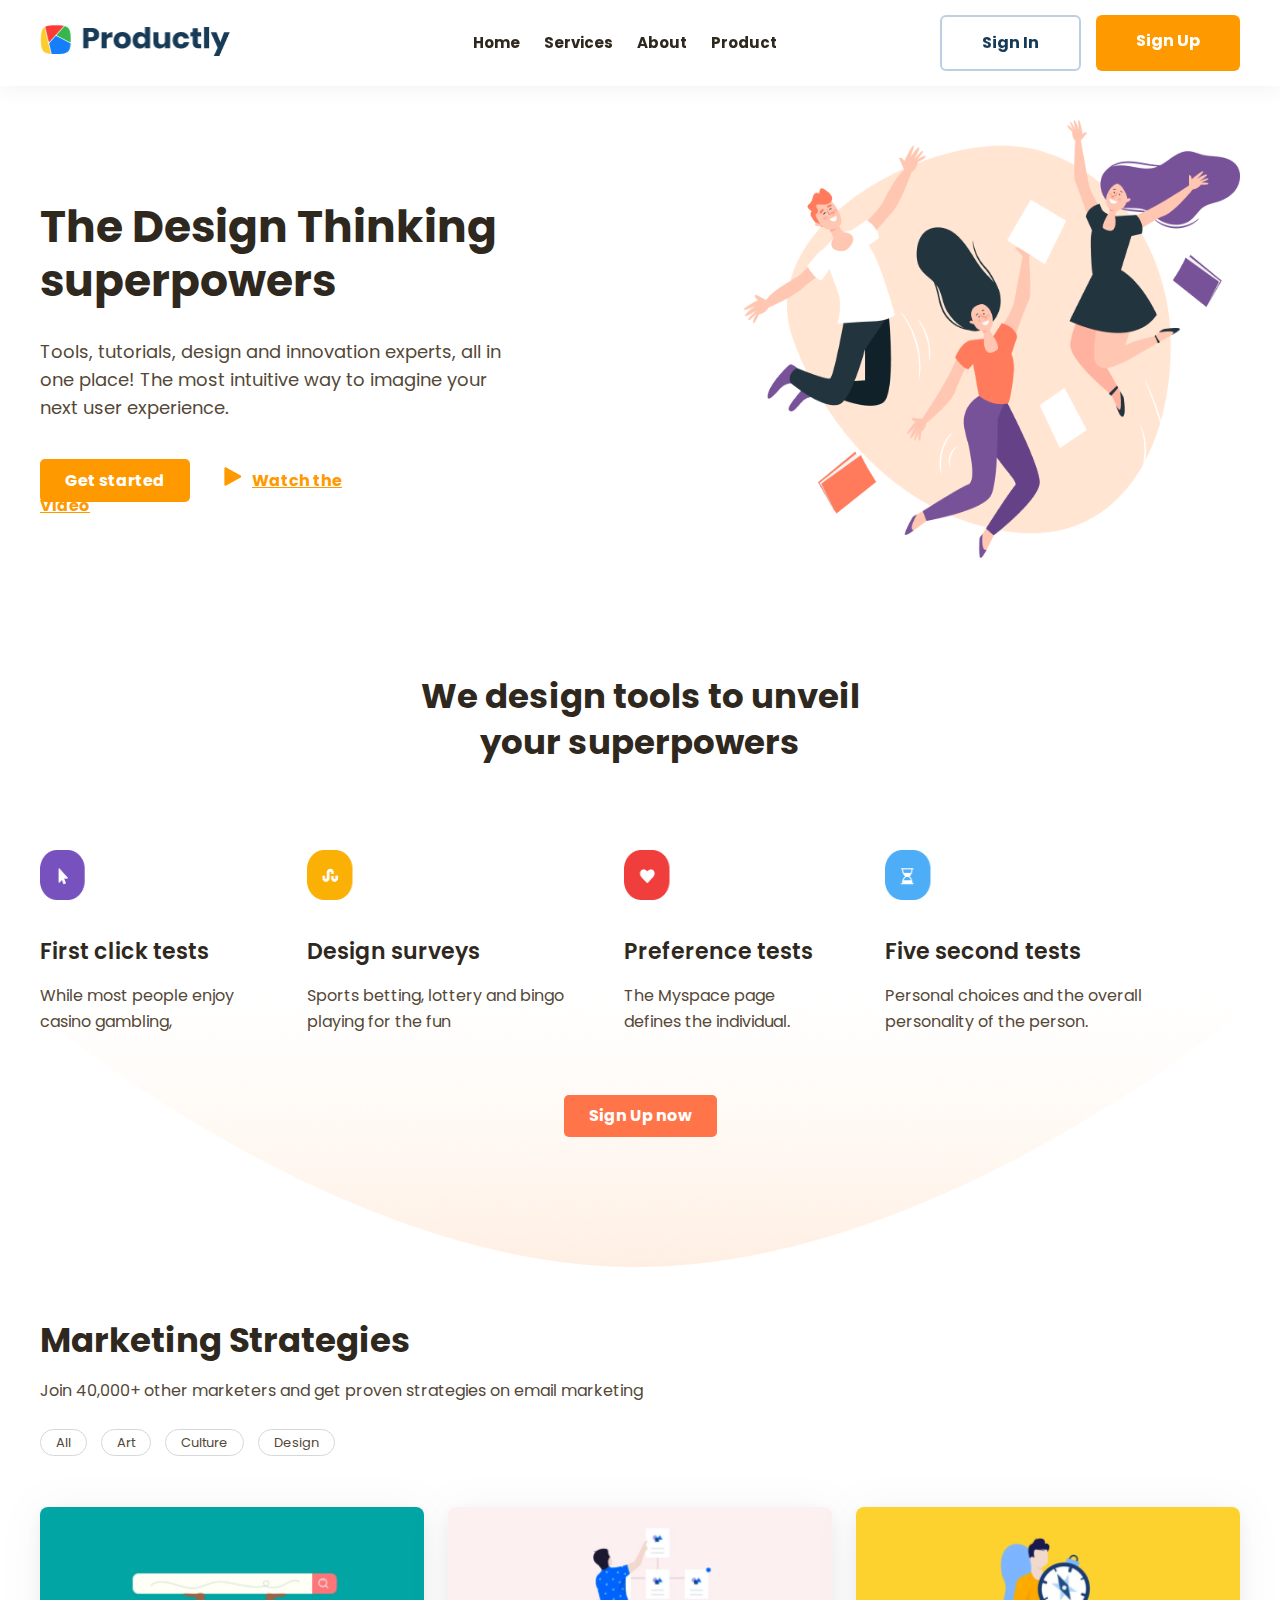
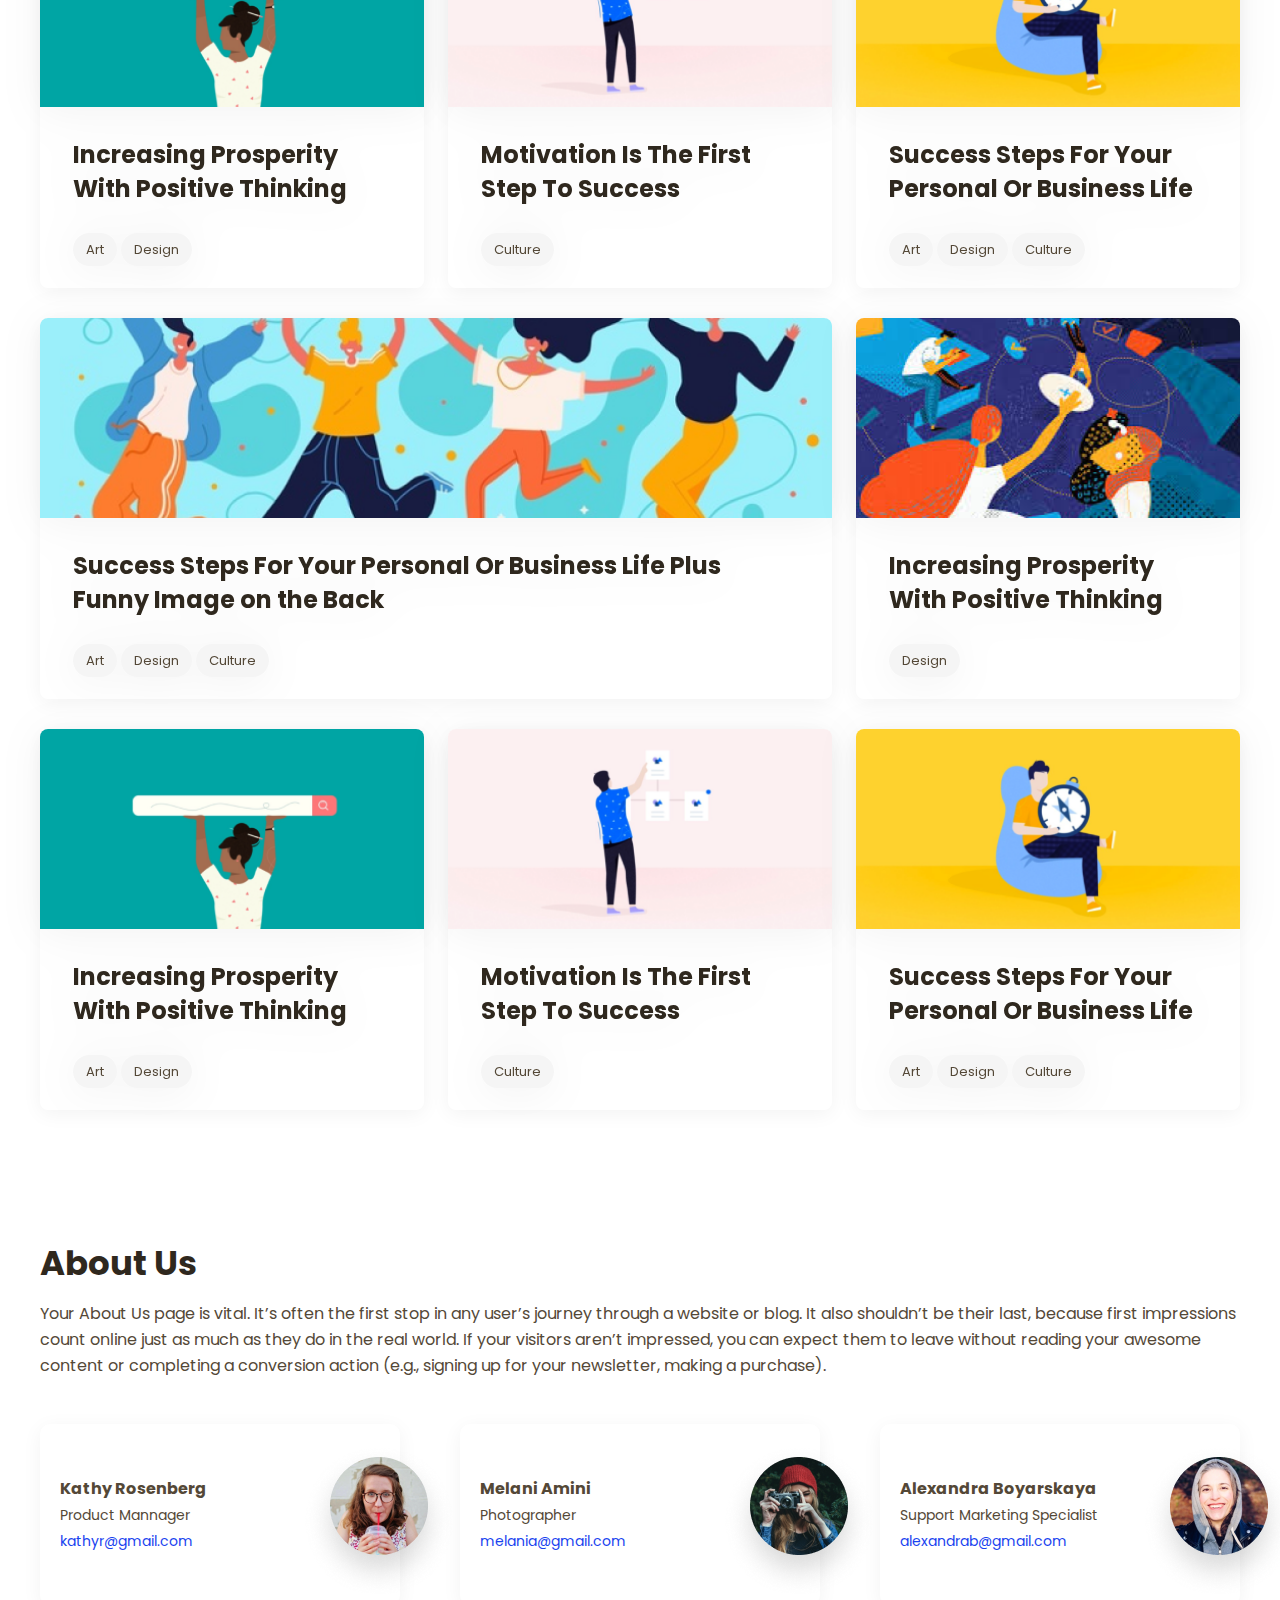
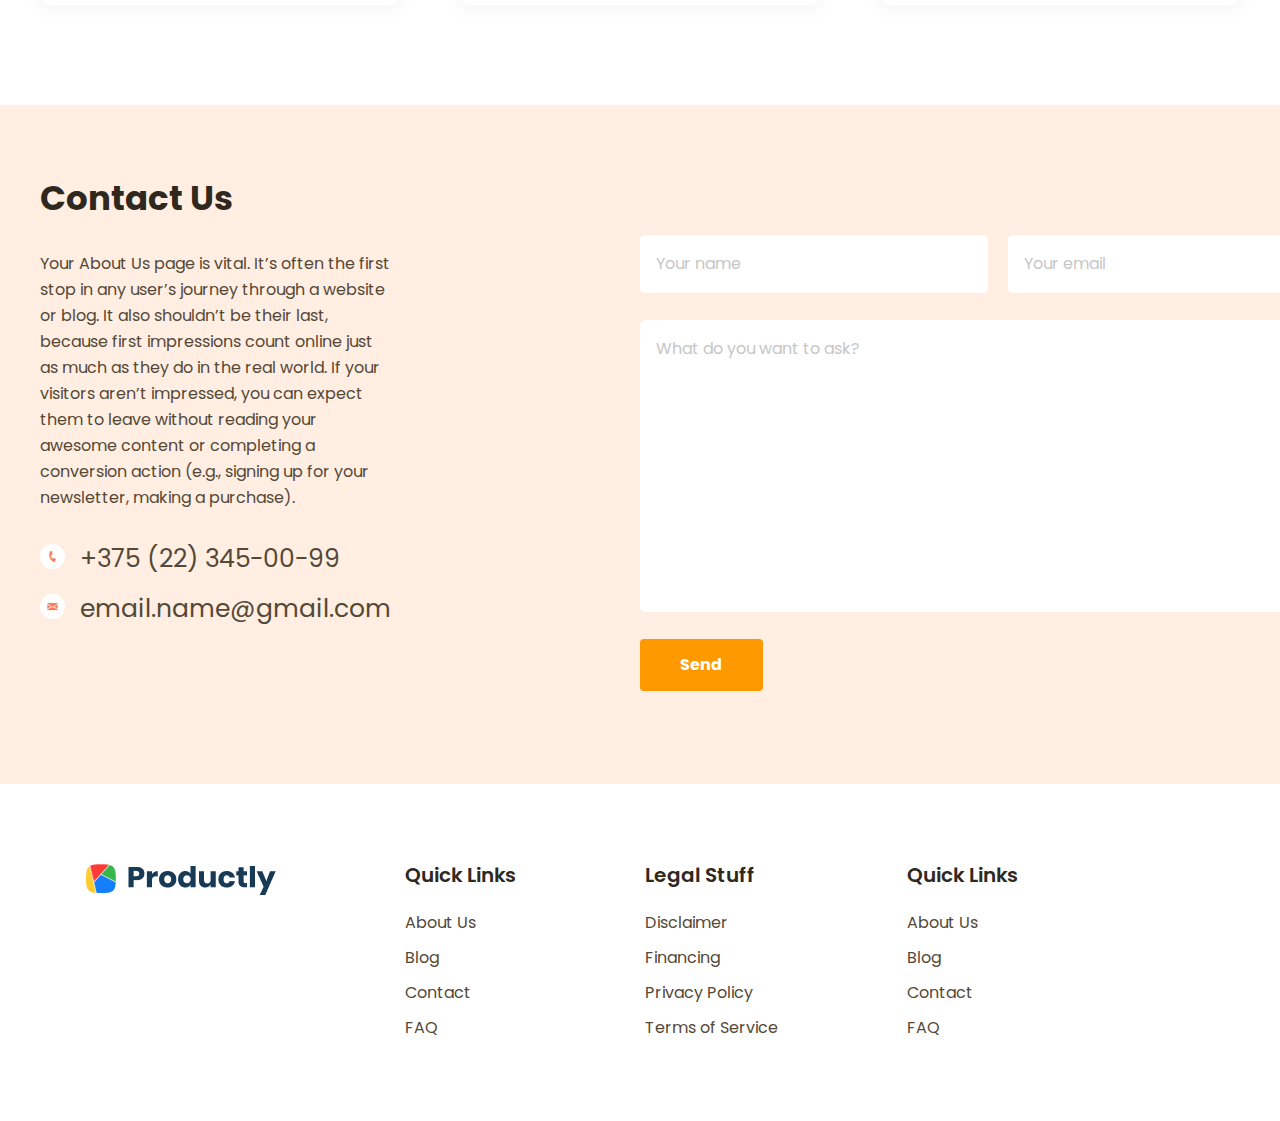
<file: index.html>
<!DOCTYPE html>
<html lang="en">

<head>
  <meta charset="UTF-8">
  <meta name="viewport" content="width=device-width, initial-scale=1.0">
  <title>productly</title>
  <link
    href="https://fonts.googleapis.com/css2?family=Open+Sans:ital,wght@0,400;0,700;1,300&family=Poppins:wght@300;400;700&display=swap"
    rel="stylesheet">
  <link rel="stylesheet" href="./css/normalise.css">
  <link rel="stylesheet" href="./css/style.css">
</head>

<body>
  <header class="header">
    <div class="container">
      <div class="header-inner">

      <a href="#" target="_blank">
        <img class="header-left" src="./img/productly.png" alt="productly.png" width="190" height="32">
      </a>

      <div class="header-mid">
        <a href="#">Home</a>
        <a href="#">Services</a>
        <a href="#">About</a>
        <a href="#">Product</a>
      </div>

      <div class="header-right">
        <a class="header-right1" href="#">Sign In</a>
        <a class="header-right2" href="#">Sign Up</a>
      </div>

     </div>
   </div>
  </header>


  <main class="main">
    <div class="container">

    <section class="section-one">

      <div class="section-one-left">
        <h1>The Design Thinking superpowers</h1>
        <p>Tools, tutorials, design and innovation experts, all in one place! The most intuitive way to imagine your
          next user experience.</p>

          <div class="section-one-left-link">
            <a class="link-1" href="#">Get started</a>

        <a class="link-2" href="#">Watch the Video</a>
      </div>
      </div>

      <div class="section-one-right">
        <img src="./img/jump.png" alt="jump" width="497" height="438">
      </div>
    </section>



      <section class="section-two">
        <h2>We design tools to unveil <br> your superpowers</h2>

        <div class="section-two-inner">

        <div>
          <img src="./img/cours.png" alt="cours"  width="50" height="50">
          <h4>First click tests</h4>
           <p>While most people enjoy
            casino gambling,</p>
          </div>

        <div>
          <img src="./img/deseing.png" alt="desieng"  width="50" height="50">
           <h4>Design surveys</h4>
            <p>Sports betting, lottery and bingo playing for the fun</p>
          </div>

        <div>
          <img src="./img/heart.png" alt="heart"  width="50" height="50">
           <h4>Preference tests</h4>
            <p>The Myspace page defines
              the individual.</p>
          </div>

        <div>
          <img src="./img/clock.png" alt="clock" width="50" height="50">
           <h4>Five second tests</h4>
            <p>Personal choices and the overall personality of the person. </p>
        </div>
        </div>

        <div class="section-two-link">
          <a href="#">Sign Up now</a>
        </div>
      </section>







      <section class="section-tree">

        <div class="section-tree-text">
     <h3>Marketing Strategies</h3>
        <p>Join 40,000+ other marketers and get proven strategies on email marketing</p>

        <div>
        <a href="#">All</a>
        <a href="#">Art</a>
        <a href="#">Culture</a>
        <a href="#">Design</a>
      </div>
        </div>


       <div class="section-tree-inner">

        <div class="picture-item">
          <img class="item-top" src="./img/voman.png" alt="voman">

          <div class="item-bottom">
            <a class="item-title" href="#">Increasing Prosperity With Positive Thinking</a>

            <div class="tag-list">
              <a class="tag-item" href="#">Art</a>
              <a class="tag-item" href="#">Design</a>
            </div>
          </div>
        </div>


        <div class="picture-item">
          <img class="item-top" src="./img/man.png" alt="man">

          <div class="item-bottom">
            <a class="item-title" href="#">Motivation Is The First Step To Success</a>

            <div class="tag-list">
              <a class="tag-item" href="#">Culture</a>
            </div>
          </div>
        </div>


         <div class="picture-item">
          <img class="item-top" src="./img/man-clock.png" alt="man-clock">

          <div class="item-bottom">
            <a class="item-title" href="#">Success Steps For Your Personal Or Business Life</a>

            <div class="tag-list">
              <a class="tag-item" href="#">Art</a>
              <a class="tag-item" href="#">Design</a>
              <a class="tag-item" href="#">Culture</a>
            </div>
          </div>
        </div>


        <div class="picture-item two-of-three">
          <img class="item-top" src="./img/jump-two.png" alt="jump-two">

          <div class="item-bottom">
            <a class="item-title" href="#">Success Steps For Your Personal Or Business Life Plus Funny Image on the Back</a>

            <div class="tag-list">
              <a class="tag-item" href="#">Art</a>
              <a class="tag-item" href="#">Design</a>
              <a class="tag-item" href="#">Culture</a>
            </div>
          </div>
        </div>


        <div class="picture-item">
          <img class="item-top" src="./img/jump-tree.png" alt="jump-tree">

          <div class="item-bottom">
            <a class="item-title" href="#">Increasing Prosperity With Positive Thinking</a>

            <div class="tag-list">              <a class="tag-item" href="#">Design</a>
            </div>
          </div>
        </div>


        <div class="picture-item">
          <img class="item-top" src="./img/voman.png" alt="voman">

          <div class="item-bottom">
            <a class="item-title" href="#">Increasing Prosperity With Positive Thinking</a>

            <div class="tag-list">
              <a class="tag-item" href="#">Art</a>
              <a class="tag-item" href="#">Design</a>
            </div>
          </div>
        </div>


        <div class="picture-item">
          <img class="item-top" src="./img/man.png" alt="man">

          <div class="item-bottom">
            <a class="item-title" href="#">Motivation Is The First Step To Success</a>

            <div class="tag-list">              <a class="tag-item" href="#">Culture</a>
            </div>
          </div>
        </div>


        <div class="picture-item">
          <img class="item-top" src="./img/man-clock.png" alt="man-clock">

          <div class="item-bottom">
            <a class="item-title" href="#">Success Steps For Your Personal Or Business Life</a>

            <div class="tag-list">
              <a class="tag-item" href="#">Art</a>
              <a class="tag-item" href="#">Design</a>
              <a class="tag-item" href="#">Culture</a>
            </div>
          </div>
        </div>

          </div>
        </div>

       </div>
      </section>


      <section class="section-four">
        <div class="container">

        <h2>About Us</h2>
        <p>Your About Us page is vital. It’s often the first stop in any user’s journey through a website or blog. It also shouldn’t be their last, because first impressions count online just as much as they do in the real world. If your visitors aren’t impressed, you can expect them to leave without reading your awesome content or completing a conversion action (e.g., signing up for your newsletter, making a purchase).</p>

        <div class="section-four-inner">
          <div class="inner-box">

            <div class="inner-text">
            <h4>Kathy Rosenberg</h4>
            <p>Product Mannager</p>
            <a href="kathyr@gmail.com">kathyr@gmail.com</a>
          </div>

          <div class="inner-box2">
            <img src="./img/kathi.png" alt="kathi">
          </div>

          </div>


          <div class="inner-box">

            <div class="inner-text">
            <h4>Melani Amini</h4>
            <p>Photographer</p>
            <a href="kathyr@gmail.com">melania@gmail.com</a>
          </div>

          <div class="inner-box2">
            <img src="./img/Melani.png" alt="kathi">
          </div>
          </div>


          <div class="inner-box">

            <div class="inner-text">
            <h4>Alexandra Boyarskaya</h4>
            <p>Support Marketing Specialist</p>
            <a href="kathyr@gmail.com">alexandrab@gmail.com</a>
          </div>

          <div class="inner-box2">
            <img src="./img/Alexsandra.png" alt="kathi">
          </div>
          </div>


        </div>
        </div>
      </section>


    <section class="contact-us ">
      <div class=" contact-inner container">
        <div class="contact-left">
          <h2>Contact Us</h2>
          <p>Your About Us page is vital. It’s often the first stop in any user’s journey through a website or blog. It also shouldn’t be their last, because first impressions count online just as much as they do in the real world. If your visitors aren’t impressed, you can expect them to leave without reading your awesome content or completing a conversion action (e.g., signing up for your newsletter, making a  purchase).</p>

          <div class="contact-left-link">
          <a class="contact-left1" href="tel:3450099">+375 (22) 345-00-99</a>

          <a class="contact-left2" href="email">email.name@gmail.com</a>
        </div>
        </div>


        <div class="contact-right">

          <form action="./success.html">
        <div class="input-group">
            <input class="input1" type="text" placeholder="Your name" id="name">
          <input class="email" type="email" placeholder="Your email">
         </div>

          <textarea class="area"name="izoh" id="" cols="30" rows="10"  placeholder="What do you want to ask?"></textarea>

          <button type="submit">Send</button>
          </form>

        </div>
      </div>
    </section>


    <footer class="footer">

        <div class="footer-inner container">

          <a class="footer-block1" href="#" target="_blank">
            <img src="./img/productly.png" alt="productly">
          </a>



           <a class="footer-block2" href="#" target="_blank">
           <ul>
             <li class="footer-list1">Quick Links</li>
             <li class="footer-list2">About Us</li>
             <li class="footer-list2"> Blog</li>
             <li class="footer-list2"> Contact</li>
             <li class="footer-list2"> FAQ</li>
           </ul>
           </a>



           <a class="footer-block2" href="#" target="_blank">
            <ul>
              <li class="footer-list1">Legal Stuff</li>
              <li class="footer-list2">Disclaimer</li>
              <li class="footer-list2">  Financing</li>
              <li class="footer-list2"> Privacy Policy</li>
              <li class="footer-list2"> Terms of Service</li>
            </ul>
            </a>


            <a class="footer-block2" href="#" target="_blank">
              <ul>
                <li class="footer-list1">Quick Links</li>
                <li class="footer-list2">About Us</li>
                <li class="footer-list2"> Blog</li>
                <li class="footer-list2"> Contact</li>
                <li class="footer-list2"> FAQ</li>
              </ul>
              </a>
        <div class="footer-block3"></div>
        <div class="footer-block4"></div>

      </div>

    </footer>



   </div>
  </main>
  </body>
</html>
</file>
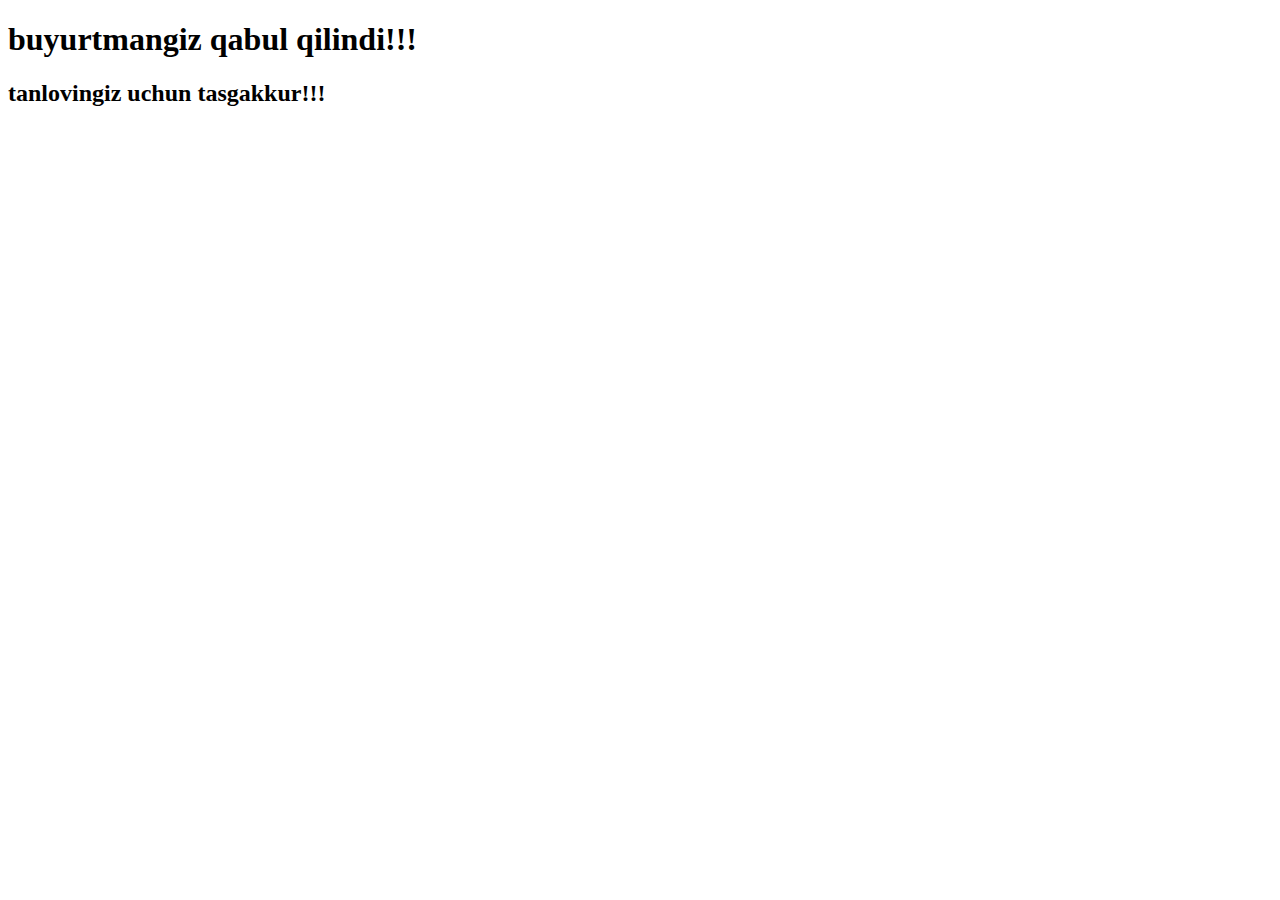
<file: success.html>
<!DOCTYPE html>
<html lang="en">
<head>
  <meta charset="UTF-8">
  <meta name="viewport" content="width=device-width, initial-scale=1.0">
  <title>success</title>
</head>
<body>

  <h1>buyurtmangiz qabul qilindi!!!</h1>
  <h2>tanlovingiz uchun tasgakkur!!!</h2>

</body>
</html>
</file>
<file: css/style.css>
html {
  box-sizing: border-box;
}


body {
  margin: 0;
  padding: 0;
  font-family: "Poppins", "open sans", sans-serif;
}

h1, h2, h3, h4, h5, h6, p {
  margin: 0;
  padding: 0;
}

.container {
  width: 1200px;
  margin-left: auto;
  margin-right: auto;
}

a {
  text-decoration: none;
}

ul {
  list-style-type: none;
}

.header {
  background: #FFF;
  box-shadow: 0px 4px 20px rgba(0, 0, 0, 0.05);
  padding: 15px 0;
  position: fixed;
  width: 100%;
  top: 0;
  z-index: 1;
 }

.header-inner {
    display: flex;
    justify-content: space-between;
    align-items: center;

    }

    .header-inner .header-left {
      width: 190px;
      height: 32px;
      margin-right: 100px;
    }

    .header-inner .header-mid {

    }

.header-inner .header-mid a {
  font-style: normal;
  font-weight: bold;
  font-size: 15px;
  line-height: 50px;
  color: #2F281E;
  margin-right: 20px;
  transition: all ease 0.5s;

}

.header .header-mid a:hover {
  color: green
}

.header .header-mid a:active {
  color: #FF9900;
}

.header .header-right {
  display: flex;
  justify-content: space-between;
}

.header .header-right .header-right1 {
  font-style: normal;
  font-weight: 700;
  font-size: 16px;
  line-height: 22px;
  text-align: center;
  color: #173A56;
  border: 2px solid #BCD0E5;
  border-radius: 6px;
  margin-right: 15px;
  padding: 15px 40px;
  transition: all ease 0.5s;
}

.header .header-right .header-right1:hover {
  color: #2F281E;
  background: #FF9900;
}

.header .header-right .header-right1:active {
  color: blue;
  background: chocolate;
}


.header .header-right .header-right2 {
  font-style: normal;
  font-weight: 700;
  font-size: 16px;
  line-height: 22px;
  color: #FFFFFF;
  background: #FF9900;
  border-radius: 6px;
  padding: 15px 40px;
  transition: all ease 0.5s;
}

.header .header-right .header-right2:hover {
  color: #2F281E;
  background: #FF9900;
}

.header .header-right .header-right2:active {
  color: blue;
  background: chocolate;
}


.section-one {
  display: flex;
  margin-bottom: 115px;
  }

.section-one .section-one-left {
  display: block;
  margin-top: 200px;
}

.section-one .section-one-left h1 {
  font-style: normal;
  font-weight: bold;
  font-size: 44px;
  line-height: 54px;
  color: #2F281E;
  padding-bottom: 30px;
}

.section-one .section-one-left p {
  font-family: Poppins;
  font-style: normal;
  font-weight: normal;
  font-size: 18px;
  line-height: 28px;
  color: #544837;
  margin-bottom: 45px;
  width: 486px;
}

.section-one-left-link {
   justify-content: space-between;
   width: 350px;
   justify-content: center;
}

.section-one-left-link .link-1 {
  font-style: normal;
  font-weight: bold;
  font-size: 16px;
  line-height: 22px;
  color: #FFFFFF;
  background: #FF9900;
  border-radius: 5px;
  padding: 10px 25px;
  margin-right: 30px;
  transition: all ease 0.5s;
}

.section-one-left-link .link-1:hover {
  color: #173A56;
  background: #FF9900;
}

.section-one-left-link .link-1:active {
  color: #173A56;
  background: #FF9900;
}

.section-one-left-link .link-2 {
  font-style: normal;
  font-weight: 700;
  font-size: 16px;
  line-height: 24px;
  text-decoration-line: underline;
  color: #FF9900;
  align-items: center;
  transition: all ease 0.5s;
  }

  .section-one-left-link .link-2:hover {
    color: #173A56;
  }

  .section-one-left-link .link-2:active {
    color: #173A56;
    }

  .section-one-left-link .link-2::before {
    content: url("../img/Triangle.png");
    padding-right: 10px;
      }

      .section-one-right {
        width: 497px;
        height: 438px;
        margin-top: 120px;
        align-items: center;
      }


      .section-two {
        background-image: url(../img/section-two.png);
        background-repeat: no-repeat;
        background-position: center bottom;
        padding-bottom: 10px;
        margin-bottom: 50px;
      }


        .section-two h2 {
        font-style: normal;
        font-weight: bold;
        font-size: 34px;
        line-height: 46px;
        text-align: center;
        color: #2F281E;
        margin-bottom: 85px;
      }

      .section-two-inner {
        display: flex;
        justify-content: space-between;
              }

      .section-two-inner div {
        margin-right: 50px;
        margin-bottom: 60px;
      }

      .section-two-inner div img {
       width: 50px;
       height: 50px;
       padding-bottom: 30px;
      }

      .section-two-inner div h4 {
        font-style: normal;
        font-weight: 600;
        font-size: 22px;
        line-height: 30px;
        color: #2F281E;
        padding-bottom: 16px;
      }

      .section-two-inner div p {
        font-style: normal;
        font-weight: normal;
        font-size: 16px;
        line-height: 26px;
        color: #544837;
      }

       .section-two-link {
        display: flex;
       justify-content: center;
        }

      .section-two .section-two-link a {
        font-style: normal;
        font-weight: 700;
        font-size: 16px;
        line-height: 22px;
        text-align: center;
        color: #FFFFFF;
        background: #FF7549;
        border-radius: 5px;
        margin-bottom: 120px;
        padding: 10px 25px;
        transition: all ease 0.5s;
        }

        .section-two .section-two-link a:hover {
          color: black;
          background: chartreuse;
        }

        .section-two .section-two-link a:active {
          color: darkblue;
          background: darkgreen;
        }

        .section-tree .section-tree-text {
          display: block;
          margin-bottom: 50px;
        }

        .section-tree .section-tree-text h3 {
          font-style: normal;
          font-weight: bold;
          font-size: 34px;
          line-height: 46px;
          color: #2F281E;
          padding-bottom: 15px;
        }

        .section-tree .section-tree-text p {
          font-style: normal;
          font-weight: normal;
          font-size: 16px;
          line-height: 26px;
          color: #544837;
          padding-bottom: 25px;
       }

       .section-tree .section-tree-text div a {
        font-style: normal;
        font-weight: normal;
        font-size: 13px;
        line-height: 28px;
        color: #544837;
        background: #FFFFFF;
        border: 1px solid #D7D7D7;
        box-sizing: border-box;
        border-radius: 90px;
        margin-right: 10px;
        padding: 3px 15px;
        /* display: inline-block; */
        transition: all ease 0.5s;
         }

       .section-tree .section-tree-text div  a:hover {
        background: #FF9900;
        color: white;
        border: 1px solid transparent;
       }

       .section-tree .section-tree-text div  a:active {
        background: #FF9900;
        color: white;
       }





       .section-tree .section-tree-inner {
         display: flex;
         flex-wrap: wrap;
         justify-content: space-between;
       }

       .section-tree .section-tree-inner .picture-item {
         width: 32%;
         border-radius: 8px;
         overflow: hidden;
         filter: drop-shadow(0px 4px 20px rgba(0, 0, 0, 0.05));
         box-shadow: 0px 4px 20px rgba(0, 0, 0, 0.05);
         margin-bottom: 30px;
         box-sizing: border-box;
         transition: all ease 0.5s;

       }

       .section-tree .section-tree-inner .picture-item:hover {
         box-shadow: 0 0 0 0 #FFFFFF;
       }

       .section-tree .section-tree-inner .picture-item:hover .item-bottom .item-title {
         color: #ff9900;

       }

       .section-tree .section-tree-inner .picture-item.two-of-three {
        width: 66%;
       }

        .section-tree .section-tree-inner .picture-item .item-top {
          width: 100%;
          height: 200px;
          object-fit: cover;

        }

        .section-tree .section-tree-inner .picture-item .item-bottom {
           padding: 24px 33px;
           box-sizing: border-box;
        }

       .section-tree-inner .picture-item .item-bottom .item-title {
        font-style: normal;
        font-weight: bold;
        font-size: 24px;
        line-height: 34px;
        color: #2F281E;
        margin-bottom: 30px;
        display: inline-block;
        transition: all ease 0.5s;
        }

        .section-tree .section-tree-inner .picture-item .tag-list {

        }

        .section-tree .section-tree-inner .tag-list .tag-item {
          font-style: normal;
          font-weight: normal;
          font-size: 13px;
          line-height: 28px;
          color: #544837;
          background: #F5F5F5;
          border-radius: 90px;
          border: none;
          padding: 7px 13px;
          transition: all ease 0.5s;
        }

        .section-tree .section-tree-inner .tag-list .tag-item:hover {
         color: black;
         background: chartreuse;
        }

        .section-tree .section-tree-inner .tag-list .tag-item:active {
          color: black;
         background: chartreuse;
        }




       .section-four{
        display: block;
        margin-top: 100px;
      }

      .section-four h2 {
        font-style: normal;
        font-weight: bold;
        font-size: 34px;
        line-height: 46px;
        color: #2F281E;
        padding-bottom: 15px;
      }

      .section-four p {
        font-style: normal;
        font-weight: normal;
        font-size: 16px;
        line-height: 26px;
        color: #544837;
        margin-bottom: 45px;
      }

      .section-four-inner {
        display: flex;
        justify-content: space-between;
        margin-bottom: 100px;
        margin-top: 45px;
      }

      .section-four-inner .inner-box {
        display: flex;
        justify-content: space-between;
        align-items: center;
        background: #FFFFFF;
        box-shadow: 0px 4px 20px rgba(0, 0, 0, 0.05);
        border-radius: 10px;
        padding: 20px;
        width: 320px;
        height: 141px;
      }

      .section-four-inner .inner-box .inner-text h4 {
        font-style: normal;
        font-weight: bold;
        font-size: 16px;
        line-height: 26px;
        color: #544837;
          }

      .section-four-inner .inner-box .inner-text p {
        font-style: normal;
        font-weight: normal;
        font-size: 14px;
        line-height: 26px;
        color: #544837;
        width: 200px;
      }

      .section-four-inner .inner-box .inner-text a {
        font-style: normal;
        font-weight: normal;
        font-size: 14px;
        line-height: 26px;
        color: #1943EF;
      }

      .section-four-inner .inner-box .inner-text  a:hover {
        color: hotpink;
      }

      .section-four-inner .inner-box .inner-text  a:active {
        color: lawngreen;
      }

      .section-four-inner .inner-box .inner-box2 {
        position: relative;
        left: 40px;
        top: 10px;
      }


      .contact-us {
        background: #FFEEE1;
        padding-bottom: 70px;

      }

      .contact-inner {
        display: flex;
        justify-content: space-between;

      }

      .container {

      }
      .contact-left {
        display: block;
        width: 600px;
      }

      .contact-left h2 {
        font-style: normal;
        font-weight: bold;
        font-size: 34px;
        line-height: 46px;
        color: #2F281E;
        margin-bottom: 30px;
        margin-top: 70px;
      }

      .contact-left p {
        font-style: normal;
        font-weight: normal;
        font-size: 16px;
        line-height: 26px;
        color: #544837;
        margin-bottom: 33px;
      }

      .contact-left-link {
        display: block;
        margin-bottom: 90px;
        width: 350px;
            }

      .contact-left1 {
        font-style: normal;
        font-weight: normal;
        font-size: 25px;
        line-height: 26px;
        color: #544837;
        margin-bottom: 20px;
        display: flex;
        align-items: center;
      }

      .contact-left1:before {
        content: url("../img/ico_phone.png");
        margin-right: 15px;

      }

      .contact-left2 {
          font-style: normal;
          font-weight: normal;
          font-size: 25px;
          line-height: 26px;
          color: #544837;
          display: flex;
          align-items: center;
          margin-bottom: 20px;
      }

      .contact-left2:before {
        content: url("../img/ico_mail.png");
        margin-right: 15px;

      }

      .contact-right {
        margin-top: 130px;
      }

      form {
        margin-left: 250px;
      }

        .input-group {
          display: flex;
          margin-bottom: 27px;
          width: 100%;
        }

        .input1 {
            margin-right: 20px;
            border: none;
            padding: 16px;
            background: #FFFFFF;
            border-radius: 5px;
            font-style: normal;
            font-weight: normal;
            font-size: 16px;
            line-height: 26px;
            color: #C6C6C6;
        }

        .input1::placeholder {
            font-style: normal;
            font-weight: normal;
            font-size: 16px;
            line-height: 26px;
            color: #C6C6C6;
        }

        .email {
            border: none;
            padding: 16px;
            background: #FFFFFF;
            border-radius: 5px;
            font-style: normal;
            font-weight: normal;
            font-size: 16px;
            line-height: 26px;
            color: #C6C6C6;
        }

        .email::placeholder {
            font-style: normal;
            font-weight: normal;
            font-size: 16px;
            line-height: 26px;
            color: #C6C6C6;
        }

        .area{
            resize: none;
            width: 94%;
            margin-bottom: 20px;
            border: none;
            padding: 16px;
            background: #FFFFFF;
            border-radius: 5px;font-style: normal;
            font-weight: normal;
            font-size: 16px;
            line-height: 26px;
            color: #C6C6C6;
        }

        .area::placeholder {
          font-style: normal;
          font-weight: normal;
          font-size: 16px;
          line-height: 26px;
          color: #C6C6C6;
        }

        button[type=submit]  {
          font-style: normal;
          font-weight: bold;
          font-size: 16px;
          line-height: 22px;
          text-align: center;
          color: #FFFFFF;
          background: #FF9900;
          border-radius: 4px;
          transition: all ease 0.5s;
          border: none;
          padding: 15px 40px;

        }

        button:hover {
          color: black;
          background: chartreuse;
        }

        button:active {
          color: black;
          background: chartreuse;
        }

        .footer {
          padding: 60px 0;
        }

        .footer .footer-inner {
         display: flex;
         justify-content: space-around;

        }

        .footer-block1 {
          margin-top: 19px;
        }

      .footer-list1 {
        font-style: normal;
        font-weight: 600;
        font-size: 20px;
        line-height: 30px;
        color: #2F281E;
        margin-bottom: 15px;
        transition: all ease 0.5s;
      }

      .footer-list1:hover {
        color: #FF9900;
      }

      .footer-list1:active {
        color: #FF9900;
      }

      .footer-list2 {
        font-style: normal;
        font-weight: normal;
        font-size: 16px;
        line-height: 35px;
        color: #544837;
        transition: all ease 0.5s;
      }

      .footer-list2:hover {
        color: #FF9900;
      }

      .footer-list2:active {
        color: #FF9900;
      }
      .inner-text p {
        margin: 0;
      }
</file>
<file: css/normalise.css>
! normalize.css v8.0.1 | MIT License | github.com/necolas/normalize.css

/* Document
   ========================================================================== */

/**
 * 1. Correct the line height in all browsers.
 * 2. Prevent adjustments of font size after orientation changes in iOS.
 */

 html {
  line-height: 1.15; /* 1 */
  -webkit-text-size-adjust: 100%; /* 2 */
}

/* Sections
   ========================================================================== */

/**
 * Remove the margin in all browsers.
 */

body {
  margin: 0;
}

/**
 * Render the `main` element consistently in IE.
 */

main {
  display: block;
}

/**
 * Correct the font size and margin on `h1` elements within `section` and
 * `article` contexts in Chrome, Firefox, and Safari.
 */

h1 {
  font-size: 2em;
  margin: 0.67em 0;
}

/* Grouping content
   ========================================================================== */

/**
 * 1. Add the correct box sizing in Firefox.
 * 2. Show the overflow in Edge and IE.
 */

hr {
  box-sizing: content-box; /* 1 */
  height: 0; /* 1 */
  overflow: visible; /* 2 */
}

/**
 * 1. Correct the inheritance and scaling of font size in all browsers.
 * 2. Correct the odd `em` font sizing in all browsers.
 */

pre {
  font-family: monospace, monospace; /* 1 */
  font-size: 1em; /* 2 */
}

/* Text-level semantics
   ========================================================================== */

/**
 * Remove the gray background on active links in IE 10.
 */

a {
  background-color: transparent;
}

/**
 * 1. Remove the bottom border in Chrome 57-
 * 2. Add the correct text decoration in Chrome, Edge, IE, Opera, and Safari.
 */

abbr[title] {
  border-bottom: none; /* 1 */
  text-decoration: underline; /* 2 */
  text-decoration: underline dotted; /* 2 */
}

/**
 * Add the correct font weight in Chrome, Edge, and Safari.
 */

b,
strong {
  font-weight: bolder;
}

/**
 * 1. Correct the inheritance and scaling of font size in all browsers.
 * 2. Correct the odd `em` font sizing in all browsers.
 */

code,
kbd,
samp {
  font-family: monospace, monospace; /* 1 */
  font-size: 1em; /* 2 */
}

/**
 * Add the correct font size in all browsers.
 */

small {
  font-size: 80%;
}

/**
 * Prevent `sub` and `sup` elements from affecting the line height in
 * all browsers.
 */

sub,
sup {
  font-size: 75%;
  line-height: 0;
  position: relative;
  vertical-align: baseline;
}

sub {
  bottom: -0.25em;
}

sup {
  top: -0.5em;
}

/* Embedded content
   ========================================================================== */

/**
 * Remove the border on images inside links in IE 10.
 */

img {
  border-style: none;
}

/* Forms
   ========================================================================== */

/**
 * 1. Change the font styles in all browsers.
 * 2. Remove the margin in Firefox and Safari.
 */

button,
input,
optgroup,
select,
textarea {
  font-family: inherit; /* 1 */
  font-size: 100%; /* 1 */
  line-height: 1.15; /* 1 */
  margin: 0; /* 2 */
}

/**
 * Show the overflow in IE.
 * 1. Show the overflow in Edge.
 */

button,
input { /* 1 */
  overflow: visible;
}

/**
 * Remove the inheritance of text transform in Edge, Firefox, and IE.
 * 1. Remove the inheritance of text transform in Firefox.
 */

button,
select { /* 1 */
  text-transform: none;
}

/**
 * Correct the inability to style clickable types in iOS and Safari.
 */

button,
[type="button"],
[type="reset"],
[type="submit"] {
  -webkit-appearance: button;
}

/**
 * Remove the inner border and padding in Firefox.
 */

button::-moz-focus-inner,
[type="button"]::-moz-focus-inner,
[type="reset"]::-moz-focus-inner,
[type="submit"]::-moz-focus-inner {
  border-style: none;
  padding: 0;
}

/**
 * Restore the focus styles unset by the previous rule.
 */

button:-moz-focusring,
[type="button"]:-moz-focusring,
[type="reset"]:-moz-focusring,
[type="submit"]:-moz-focusring {
  outline: 1px dotted ButtonText;
}

/**
 * Correct the padding in Firefox.
 */

fieldset {
  padding: 0.35em 0.75em 0.625em;
}

/**
 * 1. Correct the text wrapping in Edge and IE.
 * 2. Correct the color inheritance from `fieldset` elements in IE.
 * 3. Remove the padding so developers are not caught out when they zero out
 *    `fieldset` elements in all browsers.
 */

legend {
  box-sizing: border-box; /* 1 */
  color: inherit; /* 2 */
  display: table; /* 1 */
  max-width: 100%; /* 1 */
  padding: 0; /* 3 */
  white-space: normal; /* 1 */
}

/**
 * Add the correct vertical alignment in Chrome, Firefox, and Opera.
 */

progress {
  vertical-align: baseline;
}

/**
 * Remove the default vertical scrollbar in IE 10+.
 */

textarea {
  overflow: auto;
}

/**
 * 1. Add the correct box sizing in IE 10.
 * 2. Remove the padding in IE 10.
 */

[type="checkbox"],
[type="radio"] {
  box-sizing: border-box; /* 1 */
  padding: 0; /* 2 */
}

/**
 * Correct the cursor style of increment and decrement buttons in Chrome.
 */

[type="number"]::-webkit-inner-spin-button,
[type="number"]::-webkit-outer-spin-button {
  height: auto;
}

/**
 * 1. Correct the odd appearance in Chrome and Safari.
 * 2. Correct the outline style in Safari.
 */

[type="search"] {
  -webkit-appearance: textfield; /* 1 */
  outline-offset: -2px; /* 2 */
}

/**
 * Remove the inner padding in Chrome and Safari on macOS.
 */

[type="search"]::-webkit-search-decoration {
  -webkit-appearance: none;
}

/**
 * 1. Correct the inability to style clickable types in iOS and Safari.
 * 2. Change font properties to `inherit` in Safari.
 */

::-webkit-file-upload-button {
  -webkit-appearance: button; /* 1 */
  font: inherit; /* 2 */
}

/* Interactive
   ========================================================================== */

/*
 * Add the correct display in Edge, IE 10+, and Firefox.
 */

details {
  display: block;
}

/*
 * Add the correct display in all browsers.
 */

summary {
  display: list-item;
}

/* Misc
   ========================================================================== */

/**
 * Add the correct display in IE 10+.
 */

template {
  display: none;
}

/**
 * Add the correct display in IE 10.
 */

[hidden] {
  display: none;
}
</file>
